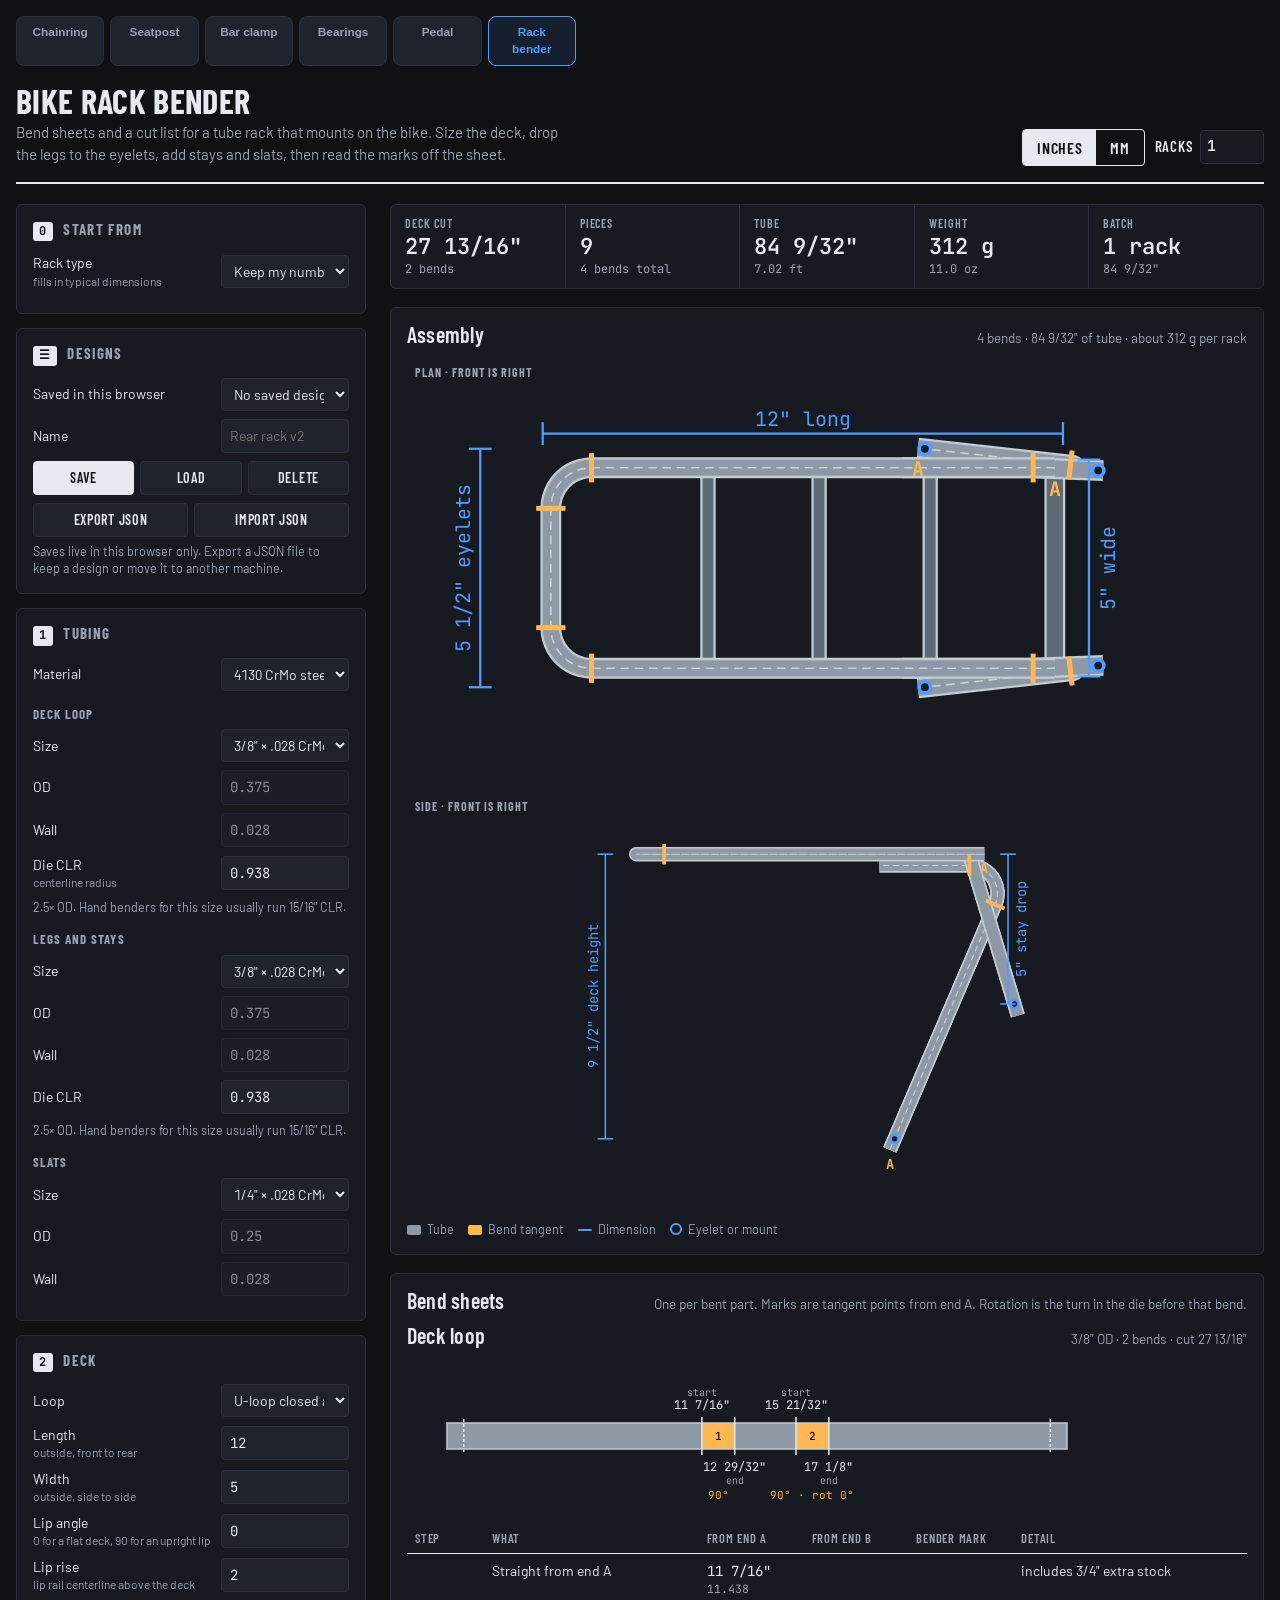
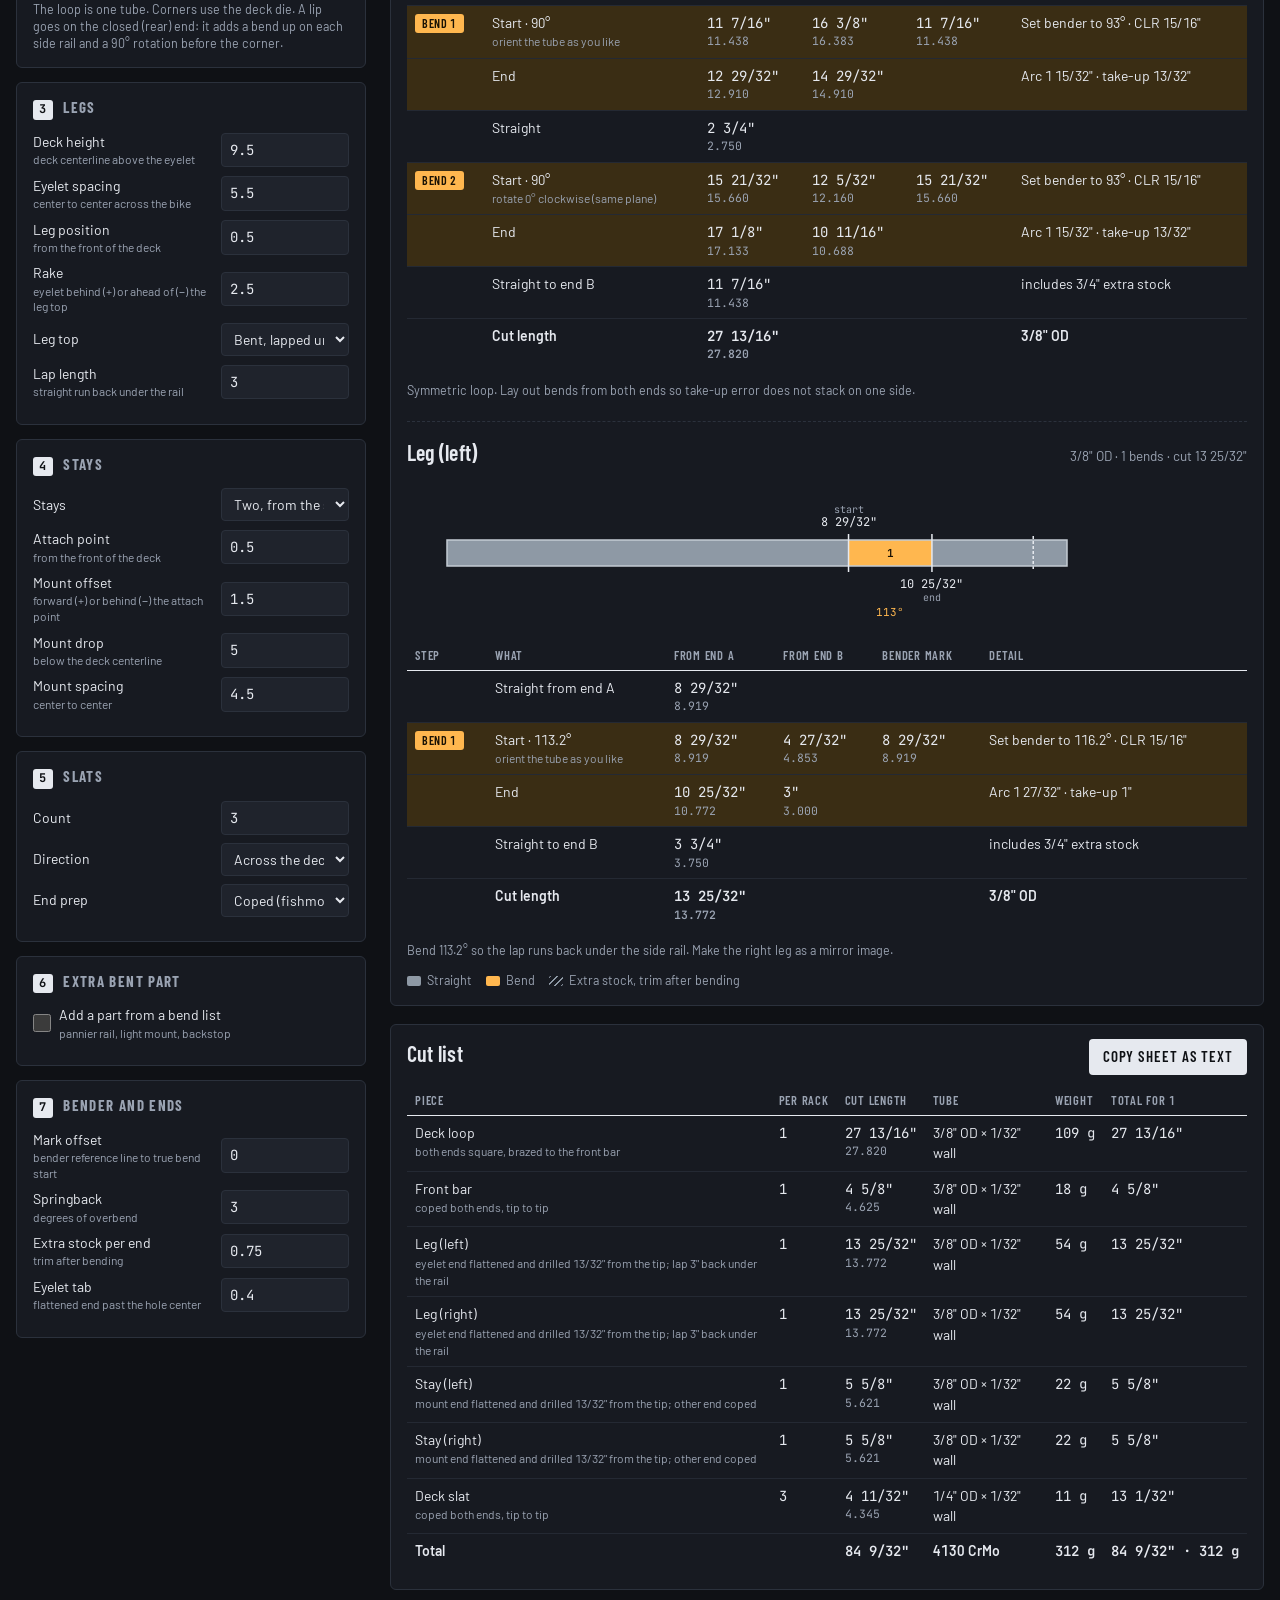
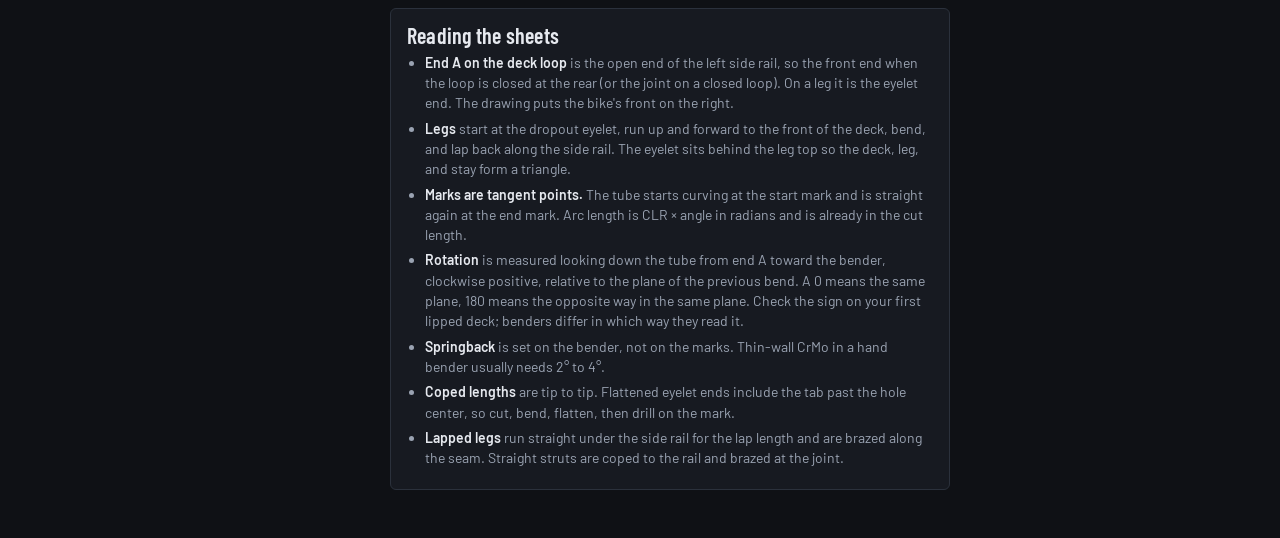
<file: public/rack-bender.html>
<!doctype html>
<html lang="en">
<head>
  <meta charset="utf-8" />
  <meta name="viewport" content="width=device-width, initial-scale=1" />
  <title>Bike Rack Bender</title>
  <link rel="icon" href="data:image/svg+xml,<svg xmlns='http://www.w3.org/2000/svg' viewBox='0 0 100 100'><text y='.9em' font-size='90'>🧰</text></svg>" />
<link rel="preconnect" href="https://fonts.googleapis.com">
<link rel="preconnect" href="https://fonts.gstatic.com" crossorigin>
<link rel="stylesheet" href="https://fonts.googleapis.com/css2?family=Barlow+Condensed:wght@500;600;700&family=Barlow:wght@400;500;600&family=JetBrains+Mono:wght@400;600&display=swap">
<style>
:root{
  color-scheme:dark;
  --bg:#0f1115; --panel:#171a21; --panel-2:#1f232c; --ink:#e6e9ef; --muted:#9aa3b2; --line:#2b313c; --line-2:#242933;
  --steel:#8E99A5; --steel-edge:#C3CBD3; --center:#F0F3F6; --steel-2:#5F6973;
  --accent:#ffb74f; --accent-soft:#3a2d14; --accent-ink:#1a1204;
  --dim:#4f9dff; --ok:#6bd98a; --warn:#ffb74f; --warn-soft:#3a2d14; --bad:#ff6b6b; --bad-soft:#3e1d1a;
  --focus:#4f9dff;
  --display:"Barlow Condensed","Arial Narrow","Helvetica Neue",Arial,sans-serif;
  --body:"Barlow","Helvetica Neue",Arial,sans-serif;
  --mono:"JetBrains Mono","SFMono-Regular",Menlo,Consolas,monospace;
}
*{box-sizing:border-box}
[hidden]{display:none!important}
body{margin:0;background:var(--bg);color:var(--ink);font-family:var(--body);font-size:15px;line-height:1.45}
.app{max-width:1320px;margin:0 auto;padding-block:16px 48px;padding-inline:16px}
.nav{display:flex;flex-wrap:wrap;gap:6px;margin:0 0 18px;max-width:560px}
.nav a{flex:1;text-align:center;text-decoration:none;font-size:.74rem;font-weight:600;color:var(--muted);background:var(--panel-2);border:1px solid var(--line);border-radius:8px;padding:7px 8px;font-family:-apple-system,BlinkMacSystemFont,"Segoe UI",Roboto,Helvetica,Arial,sans-serif;transition:color .15s,border-color .15s}
.nav a:hover{color:var(--ink)}
.nav a.active{color:var(--dim);border-color:var(--dim);background:rgba(79,157,255,.1)}
h1,h2,h3{font-family:var(--display);text-wrap:balance;margin:0;letter-spacing:.01em}
h1{font-size:34px;font-weight:700;line-height:1;text-transform:uppercase}
h2{font-size:15px;font-weight:700;text-transform:uppercase;letter-spacing:.09em;color:var(--muted)}
h3{font-size:22px;font-weight:600;line-height:1.1}
h4{font-family:var(--display);font-size:13px;font-weight:700;text-transform:uppercase;letter-spacing:.08em;color:var(--muted);margin:14px 0 6px}
p{margin:0}
button,input,select{font:inherit;color:inherit}
:focus-visible{outline:2px solid var(--focus);outline-offset:2px}

header.top{display:flex;flex-wrap:wrap;align-items:flex-end;justify-content:space-between;gap:16px;padding-bottom:16px;border-bottom:2px solid var(--ink);margin-bottom:20px}
header.top .sub{color:var(--muted);margin-top:4px;max-width:70ch}
.topctl{display:flex;flex-wrap:wrap;gap:10px;align-items:center}
.seg{display:inline-flex;border:1.5px solid var(--ink);border-radius:4px;overflow:hidden}
.seg button{background:transparent;border:0;padding:6px 14px;font-family:var(--display);font-weight:600;font-size:16px;letter-spacing:.04em;text-transform:uppercase;cursor:pointer}
.seg button[aria-pressed="true"]{background:var(--ink);color:var(--bg)}
.qty{display:flex;align-items:center;gap:6px;font-family:var(--display);text-transform:uppercase;letter-spacing:.06em;font-weight:600}
.qty input{width:64px;background:var(--panel);border:1px solid var(--line);border-radius:4px;padding:5px 6px;font-family:var(--mono)}

.grid{display:grid;grid-template-columns:350px minmax(0,1fr);gap:24px;align-items:start}
@media (max-width:880px){.grid{grid-template-columns:1fr}}
aside{display:flex;flex-direction:column;gap:14px}
section.card{background:var(--panel);border:1px solid var(--line);border-radius:6px;padding:14px 16px 16px}
section.card h2{display:flex;align-items:baseline;gap:10px;margin-bottom:12px}
section.card h2 .n{font-family:var(--mono);font-size:12px;background:var(--ink);color:var(--bg);padding:1px 6px;border-radius:3px}
.field{display:grid;grid-template-columns:1fr 128px;align-items:center;gap:8px;margin-bottom:8px}
.field label{font-size:14px;color:var(--ink)}
.field label small{display:block;color:var(--muted);font-size:12px;line-height:1.3}
.field input,.field select{width:100%;background:var(--panel-2);border:1px solid var(--line);border-radius:4px;padding:6px 8px;font-family:var(--mono);font-size:14px;font-variant-numeric:tabular-nums}
.field select{font-family:var(--body)}
.field input:disabled{opacity:.55}
.field.check{grid-template-columns:auto 1fr;justify-content:start}
.field.check input{width:18px;height:18px;margin:0}
.hint{font-size:12.5px;color:var(--muted);margin-top:6px;line-height:1.35}
.hint.warn{color:var(--warn)}
.hint.bad{color:var(--bad)}

table.mini{width:100%;border-collapse:collapse;font-size:13px;margin-top:4px}
table.mini th{font-family:var(--display);text-transform:uppercase;letter-spacing:.06em;font-weight:600;font-size:12px;color:var(--muted);text-align:left;padding:2px 4px}
table.mini td{padding:3px 4px;vertical-align:middle}
table.mini input,table.mini select{width:100%;background:var(--panel-2);border:1px solid var(--line);border-radius:4px;padding:5px 6px;font-family:var(--mono);font-size:13px}
.btnrow{display:flex;gap:6px;margin-top:8px}
.btnrow .sm{flex:1;background:var(--panel-2);border:1px solid var(--line);border-radius:4px;padding:6px 8px;cursor:pointer;font-family:var(--display);font-weight:600;font-size:14px;letter-spacing:.05em;text-transform:uppercase;color:var(--ink)}
.btnrow .sm:hover{border-color:var(--ink)}
.btnrow .sm.primary{background:var(--ink);color:var(--bg);border-color:var(--ink)}
.field input[type="text"]{font-family:var(--body)}
.rm{background:transparent;border:1px solid var(--line);border-radius:4px;width:28px;height:28px;cursor:pointer;color:var(--muted);line-height:1}
.rm:hover{color:var(--bad);border-color:var(--bad)}
.add{margin-top:8px;background:transparent;border:1.5px dashed var(--line);border-radius:4px;padding:6px 10px;width:100%;cursor:pointer;color:var(--muted);font-family:var(--display);text-transform:uppercase;letter-spacing:.06em;font-weight:600}
.add:hover{color:var(--ink);border-color:var(--ink)}

main{display:flex;flex-direction:column;gap:18px;min-width:0}
.alerts{display:flex;flex-direction:column;gap:8px}
.alerts:empty{display:none}
.alert{border-left:4px solid var(--warn);background:var(--warn-soft);padding:8px 12px;border-radius:0 4px 4px 0;font-size:14px}
.alert.bad{border-color:var(--bad);background:var(--bad-soft)}
.stats{display:grid;grid-template-columns:repeat(auto-fit,minmax(150px,1fr));gap:1px;background:var(--line);border:1px solid var(--line);border-radius:6px;overflow:hidden}
.stat{background:var(--panel);padding:10px 14px}
.stat .k{font-family:var(--display);text-transform:uppercase;letter-spacing:.08em;font-size:12px;color:var(--muted);font-weight:600}
.stat .v{font-family:var(--mono);font-size:22px;font-weight:600;font-variant-numeric:tabular-nums;line-height:1.2;margin-top:2px}
.stat .s{font-size:12px;color:var(--muted);font-family:var(--mono)}

.panel{background:var(--panel);border:1px solid var(--line);border-radius:6px;padding:14px 16px 16px}
.panel .head{display:flex;flex-wrap:wrap;align-items:baseline;justify-content:space-between;gap:8px 16px;margin-bottom:10px}
.panel .head p{color:var(--muted);font-size:13.5px}
.views{display:grid;grid-template-columns:1fr;gap:14px}
.view{position:relative}
.view .tag{position:absolute;left:8px;top:6px;font-family:var(--display);font-weight:700;text-transform:uppercase;letter-spacing:.08em;font-size:12px;color:var(--muted)}
.view svg{width:100%;height:auto;max-height:420px;display:block;margin:0 auto}
.scroll{overflow-x:auto;padding-bottom:4px}
.layout svg{display:block;height:auto}
.legend{display:flex;flex-wrap:wrap;gap:14px;font-size:12.5px;color:var(--muted);margin-top:8px}
.legend span::before{content:"";display:inline-block;width:14px;height:10px;margin-right:6px;vertical-align:-1px;border-radius:2px;background:var(--steel)}
.legend span.b::before{background:var(--accent)}
.legend span.x::before{background:repeating-linear-gradient(135deg,var(--steel) 0 2px,transparent 2px 5px)}
.legend span.d::before{background:var(--dim);height:2px;vertical-align:3px}
.legend span.m::before{background:transparent;border:2px solid var(--dim);border-radius:50%;width:8px;height:8px}

table.sheet{width:100%;border-collapse:collapse;font-size:14px;font-variant-numeric:tabular-nums}
table.sheet th{font-family:var(--display);text-transform:uppercase;letter-spacing:.06em;font-weight:600;font-size:12.5px;color:var(--muted);text-align:left;padding:6px 8px;border-bottom:1.5px solid var(--ink);white-space:nowrap}
table.sheet td{padding:7px 8px;border-bottom:1px solid var(--line-2);vertical-align:top}
table.sheet td.n{font-family:var(--mono);white-space:nowrap}
table.sheet td.n small{display:block;color:var(--muted);font-size:11.5px}
table.sheet td small.sub{display:block;color:var(--muted);font-size:12px}
table.sheet tr.bend td{background:var(--accent-soft)}
table.sheet td .pill{display:inline-block;font-family:var(--display);font-weight:600;letter-spacing:.05em;text-transform:uppercase;font-size:12px;padding:1px 7px;border-radius:3px;background:var(--accent);color:var(--accent-ink)}
table.sheet tfoot td{font-weight:600;border-top:1.5px solid var(--ink);border-bottom:0}
.copy{background:var(--ink);color:var(--bg);border:0;border-radius:4px;padding:7px 14px;font-family:var(--display);text-transform:uppercase;letter-spacing:.06em;font-weight:600;font-size:15px;cursor:pointer}
.copy:hover{opacity:.9}
.notes{font-size:14px;color:var(--muted);max-width:70ch}
.notes ul{margin:6px 0 0;padding-left:18px}
.notes li{margin-bottom:5px}
.notes b{color:var(--ink);font-weight:600}
.sheetblock+.sheetblock{margin-top:22px;padding-top:18px;border-top:1px dashed var(--line)}
</style>
</head>
<body>
<div class="app">
  <nav class="nav">
    <a href="/index.html">Chainring</a>
    <a href="/seatpost-gauge.html">Seatpost</a>
    <a href="/handlebar-gauge.html">Bar clamp</a>
    <a href="/ball-gauge.html">Bearings</a>
    <a href="/pedal-gauge.html">Pedal</a>
    <a href="/rack-bender.html" class="active">Rack bender</a>
  </nav>
  <header class="top">
    <div>
      <h1>Bike Rack Bender</h1>
      <p class="sub">Bend sheets and a cut list for a tube rack that mounts on the bike. Size the deck, drop the legs to the eyelets, add stays and slats, then read the marks off the sheet.</p>
    </div>
    <div class="topctl">
      <div class="seg" role="group" aria-label="Units">
        <button type="button" id="unit-in" aria-pressed="true">inches</button>
        <button type="button" id="unit-mm" aria-pressed="false">mm</button>
      </div>
      <label class="qty" for="qty">Racks <input type="number" id="qty" min="1" step="1" value="1" data-bind="qty" data-kind="int"></label>
    </div>
  </header>

  <div class="grid">
    <aside>
      <section class="card">
        <h2><span class="n">0</span> Start from</h2>
        <div class="field"><label for="preset">Rack type <small>fills in typical dimensions</small></label>
          <select id="preset"><option value="">Keep my numbers</option><option value="rear">Rear pannier rack</option><option value="porteur">Front porteur rack</option><option value="rando">Front rando rack</option></select></div>
      </section>

      <section class="card">
        <h2><span class="n">&#9776;</span> Designs</h2>
        <div class="field"><label for="design-list">Saved in this browser</label><select id="design-list"></select></div>
        <div class="field"><label for="design-name">Name</label><input type="text" id="design-name" placeholder="Rear rack v2"></div>
        <div class="btnrow">
          <button type="button" class="sm primary" id="design-save">Save</button>
          <button type="button" class="sm" id="design-load">Load</button>
          <button type="button" class="sm" id="design-delete">Delete</button>
        </div>
        <div class="btnrow">
          <button type="button" class="sm" id="design-export">Export JSON</button>
          <button type="button" class="sm" id="design-import">Import JSON</button>
          <input type="file" id="design-file" accept="application/json,.json" hidden>
        </div>
        <p class="hint" id="design-status">Saves live in this browser only. Export a JSON file to keep a design or move it to another machine.</p>
      </section>

      <section class="card">
        <h2><span class="n">1</span> Tubing</h2>
        <div class="field"><label for="material">Material</label>
          <select id="material" data-bind="material" data-kind="str"><option value="crmo">4130 CrMo steel</option><option value="stainless">Stainless</option><option value="ti">Titanium</option><option value="alu">Aluminum</option></select></div>
        <h4>Deck loop</h4>
        <div class="field"><label for="deck-tube">Size</label><select id="deck-tube" data-tube="deck"></select></div>
        <div class="field"><label for="deck-od">OD</label><input type="number" id="deck-od" step="any" min="0" data-bind="deck.od" data-kind="len"></div>
        <div class="field"><label for="deck-wall">Wall</label><input type="number" id="deck-wall" step="any" min="0" data-bind="deck.wall" data-kind="len"></div>
        <div class="field"><label for="deck-clr">Die CLR <small>centerline radius</small></label><input type="number" id="deck-clr" step="any" min="0" data-bind="deck.clr" data-kind="len"></div>
        <p class="hint" id="deck-clr-hint"></p>
        <h4>Legs and stays</h4>
        <div class="field"><label for="leg-tube">Size</label><select id="leg-tube" data-tube="leg"></select></div>
        <div class="field"><label for="leg-od">OD</label><input type="number" id="leg-od" step="any" min="0" data-bind="leg.od" data-kind="len"></div>
        <div class="field"><label for="leg-wall">Wall</label><input type="number" id="leg-wall" step="any" min="0" data-bind="leg.wall" data-kind="len"></div>
        <div class="field"><label for="leg-clr">Die CLR</label><input type="number" id="leg-clr" step="any" min="0" data-bind="leg.clr" data-kind="len"></div>
        <p class="hint" id="leg-clr-hint"></p>
        <h4>Slats</h4>
        <div class="field"><label for="slat-tube">Size</label><select id="slat-tube" data-tube="slat"></select></div>
        <div class="field"><label for="slat-od">OD</label><input type="number" id="slat-od" step="any" min="0" data-bind="slat.od" data-kind="len"></div>
        <div class="field"><label for="slat-wall">Wall</label><input type="number" id="slat-wall" step="any" min="0" data-bind="slat.wall" data-kind="len"></div>
      </section>

      <section class="card">
        <h2><span class="n">2</span> Deck</h2>
        <div class="field"><label for="style">Loop</label>
          <select id="style" data-bind="style" data-kind="str"><option value="u-rear">U-loop closed at the rear, bar across the front</option><option value="u-front">U-loop closed at the front, bar across the rear</option><option value="closed">Closed loop, joined at one end</option></select></div>
        <div class="field"><label for="L">Length <small>outside, front to rear</small></label><input type="number" id="L" step="any" min="0" data-bind="L" data-kind="len"></div>
        <div class="field"><label for="W">Width <small>outside, side to side</small></label><input type="number" id="W" step="any" min="0" data-bind="W" data-kind="len"></div>
        <div class="field" id="f-lipEnd"><label for="lipEnd">Lip end</label>
          <select id="lipEnd" data-bind="lipEnd" data-kind="str"><option value="rear">Rear (backstop)</option><option value="front">Front</option></select></div>
        <div class="field"><label for="lipA">Lip angle <small>0 for a flat deck, 90 for an upright lip</small></label><input type="number" id="lipA" step="1" min="0" max="120" data-bind="lipA" data-kind="num"></div>
        <div class="field"><label for="lipH">Lip rise <small>lip rail centerline above the deck</small></label><input type="number" id="lipH" step="any" min="0" data-bind="lipH" data-kind="len"></div>
        <p class="hint" id="lip-hint">The loop is one tube. Corners use the deck die. A lip goes on the closed end of a U-loop: it adds a bend up on each side rail and a 90° rotation before the corner.</p>
      </section>

      <section class="card">
        <h2><span class="n">3</span> Legs</h2>
        <div class="field"><label for="legH">Deck height <small>deck centerline above the eyelet</small></label><input type="number" id="legH" step="any" min="0" data-bind="legH" data-kind="len"></div>
        <div class="field"><label for="eyelet">Eyelet spacing <small>center to center across the bike</small></label><input type="number" id="eyelet" step="any" min="0" data-bind="eyelet" data-kind="len"></div>
        <div class="field"><label for="legPos">Leg position <small>from the front of the deck</small></label><input type="number" id="legPos" step="any" min="0" data-bind="legPos" data-kind="len"></div>
        <div class="field"><label for="legRake">Rake <small>eyelet behind (+) or ahead of (−) the leg top</small></label><input type="number" id="legRake" step="any" data-bind="legRake" data-kind="len"></div>
        <div class="field"><label for="legTop">Leg top</label>
          <select id="legTop" data-bind="legTop" data-kind="str"><option value="bent">Bent, lapped under the side rail</option><option value="straight">Straight strut, coped to the rail</option></select></div>
        <div class="field" id="f-overlap"><label for="overlap">Lap length <small>straight run back under the rail</small></label><input type="number" id="overlap" step="any" min="0" data-bind="overlap" data-kind="len"></div>
      </section>

      <section class="card">
        <h2><span class="n">4</span> Stays</h2>
        <div class="field"><label for="stayMode">Stays</label>
          <select id="stayMode" data-bind="stayMode" data-kind="str"><option value="none">None</option><option value="sides">Two, from the side rails</option><option value="front">One, from the front rail center</option><option value="rear">One, from the rear center</option></select></div>
        <div class="field" id="f-stayPos"><label for="stayPos">Attach point <small>from the front of the deck</small></label><input type="number" id="stayPos" step="any" min="0" data-bind="stayPos" data-kind="len"></div>
        <div class="field" id="f-stayFx"><label for="stayFx">Mount offset <small>forward (+) or behind (−) the attach point</small></label><input type="number" id="stayFx" step="any" data-bind="stayFx" data-kind="len"></div>
        <div class="field" id="f-stayDrop"><label for="stayDrop">Mount drop <small>below the deck centerline</small></label><input type="number" id="stayDrop" step="any" data-bind="stayDrop" data-kind="len"></div>
        <div class="field" id="f-staySpacing"><label for="staySpacing">Mount spacing <small>center to center</small></label><input type="number" id="staySpacing" step="any" min="0" data-bind="staySpacing" data-kind="len"></div>
      </section>

      <section class="card">
        <h2><span class="n">5</span> Slats</h2>
        <div class="field"><label for="slatN">Count</label><input type="number" id="slatN" step="1" min="0" max="20" data-bind="slatN" data-kind="int"></div>
        <div class="field"><label for="slatDir">Direction</label>
          <select id="slatDir" data-bind="slatDir" data-kind="str"><option value="across">Across the deck</option><option value="along">Lengthwise</option></select></div>
        <div class="field"><label for="slatPrep">End prep</label>
          <select id="slatPrep" data-bind="slatPrep" data-kind="str"><option value="cope">Coped (fishmouth)</option><option value="butt">Square cut</option></select></div>
      </section>

      <section class="card">
        <h2><span class="n">6</span> Extra bent part</h2>
        <div class="field check"><input type="checkbox" id="customOn" data-bind="customOn" data-kind="bool"><label for="customOn">Add a part from a bend list <small>pannier rail, light mount, backstop</small></label></div>
        <div id="custom-wrap">
          <table class="mini" id="custom-table">
            <thead><tr><th>#</th><th>Straight</th><th>Bend°</th><th>Rot°</th><th></th></tr></thead>
            <tbody></tbody>
          </table>
          <button type="button" class="add" id="add-seg">+ Add straight + bend</button>
          <p class="hint">Distance, angle, rotation from end A. Rotation is how far you turn the tube in the die before the bend, clockwise looking from end A. Uses the deck tube and die.</p>
        </div>
      </section>

      <section class="card">
        <h2><span class="n">7</span> Bender and ends</h2>
        <div class="field"><label for="offset">Mark offset <small>bender reference line to true bend start</small></label><input type="number" id="offset" step="any" data-bind="offset" data-kind="len"></div>
        <div class="field"><label for="overbend">Springback <small>degrees of overbend</small></label><input type="number" id="overbend" step="any" min="0" data-bind="overbend" data-kind="num"></div>
        <div class="field"><label for="extra">Extra stock per end <small>trim after bending</small></label><input type="number" id="extra" step="any" min="0" data-bind="extra" data-kind="len"></div>
        <div class="field"><label for="tab">Eyelet tab <small>flattened end past the hole center</small></label><input type="number" id="tab" step="any" min="0" data-bind="tab" data-kind="len"></div>
      </section>
    </aside>

    <main>
      <div class="alerts" id="alerts"></div>
      <div class="stats" id="stats"></div>

      <div class="panel">
        <div class="head"><h3>Assembly</h3><p id="draw-sub"></p></div>
        <div class="views">
          <div class="view"><span class="tag">Plan · front is right</span><div id="view-plan"></div></div>
          <div class="view"><span class="tag">Side · front is right</span><div id="view-side"></div></div>
        </div>
        <div class="legend"><span>Tube</span><span class="b">Bend tangent</span><span class="d">Dimension</span><span class="m">Eyelet or mount</span></div>
      </div>

      <div class="panel">
        <div class="head"><h3>Bend sheets</h3><p>One per bent part. Marks are tangent points from end A. Rotation is the turn in the die before that bend.</p></div>
        <div id="sheets"></div>
        <div class="legend" style="margin-top:12px"><span>Straight</span><span class="b">Bend</span><span class="x">Extra stock, trim after bending</span></div>
      </div>

      <div class="panel">
        <div class="head"><h3>Cut list</h3><button type="button" class="copy" id="copy">Copy sheet as text</button></div>
        <div class="scroll"><table class="sheet" id="cut-table"></table></div>
      </div>

      <div class="panel notes">
        <h3 style="color:var(--ink);margin-bottom:6px">Reading the sheets</h3>
        <ul>
          <li><b>End A on the deck loop</b> is the open end of the left side rail, so the front end when the loop is closed at the rear (or the joint on a closed loop). On a leg it is the eyelet end. The drawing puts the bike's front on the right.</li>
          <li><b>Legs</b> start at the dropout eyelet, run up and forward to the front of the deck, bend, and lap back along the side rail. The eyelet sits behind the leg top so the deck, leg, and stay form a triangle.</li>
          <li><b>Marks are tangent points.</b> The tube starts curving at the start mark and is straight again at the end mark. Arc length is CLR × angle in radians and is already in the cut length.</li>
          <li><b>Rotation</b> is measured looking down the tube from end A toward the bender, clockwise positive, relative to the plane of the previous bend. A 0 means the same plane, 180 means the opposite way in the same plane. Check the sign on your first lipped deck; benders differ in which way they read it.</li>
          <li><b>Springback</b> is set on the bender, not on the marks. Thin-wall CrMo in a hand bender usually needs 2° to 4°.</li>
          <li><b>Coped lengths</b> are tip to tip. Flattened eyelet ends include the tab past the hole center, so cut, bend, flatten, then drill on the mark.</li>
          <li><b>Lapped legs</b> run straight under the side rail for the lap length and are brazed along the seam. Straight struts are coped to the rail and brazed at the joint.</li>
        </ul>
      </div>
    </main>
  </div>
</div>

<script>
(function(){
const IN=25.4, PI=Math.PI;
const PRESETS=[
  {id:'c250-028', name:'1/4" × .028 CrMo',      od:0.25,    wall:0.028, clr:0.5625},
  {id:'c3125-028',name:'5/16" × .028 CrMo',     od:0.3125,  wall:0.028, clr:0.6875},
  {id:'c375-028', name:'3/8" × .028 CrMo',      od:0.375,   wall:0.028, clr:0.9375},
  {id:'c375-035', name:'3/8" × .035 CrMo',      od:0.375,   wall:0.035, clr:0.9375},
  {id:'c4375-035',name:'7/16" × .035 CrMo',     od:0.4375,  wall:0.035, clr:1.25},
  {id:'c500-035', name:'1/2" × .035 CrMo',      od:0.5,     wall:0.035, clr:1.5},
  {id:'m6',       name:'6 mm × 0.8 mm',         od:6/IN,    wall:0.8/IN, clr:0.5},
  {id:'m8',       name:'8 mm × 0.9 mm',         od:8/IN,    wall:0.9/IN, clr:0.75},
  {id:'m10',      name:'10 mm × 1.0 mm',        od:10/IN,   wall:1/IN,   clr:1.0},
  {id:'m12',      name:'12 mm × 1.0 mm',        od:12/IN,   wall:1/IN,   clr:1.5},
  {id:'r1875',    name:'3/16" solid rod',       od:0.1875,  wall:0.09375, clr:0.5},
  {id:'r250',     name:'1/4" solid rod',        od:0.25,    wall:0.125,  clr:0.5625},
  {id:'custom',   name:'Custom size',           od:0.375,   wall:0.028, clr:0.9375},
];
const DENSITY={crmo:0.2836, stainless:0.289, ti:0.163, alu:0.0975}; // lb per cubic inch
const MAT_NAME={crmo:'4130 CrMo', stainless:'Stainless', ti:'Titanium', alu:'Aluminum'};

const DEFAULTS={
  unit:'in', qty:1, material:'crmo',
  deck:{tube:'c375-028', od:0.375, wall:0.028, clr:0.9375},
  leg:{tube:'c375-028', od:0.375, wall:0.028, clr:0.9375},
  slat:{tube:'c250-028', od:0.25, wall:0.028},
  style:'u-rear', lipEnd:'rear', L:12, W:5, lipA:0, lipH:2,
  legH:9.5, eyelet:5.5, legPos:0.5, legRake:2.5, legTop:'bent', overlap:3,
  stayMode:'sides', stayPos:0.5, stayFx:1.5, stayDrop:5, staySpacing:4.5,
  slatN:3, slatDir:'across', slatPrep:'cope',
  customOn:false, custom:[{s:6,a:90,rot:0},{s:10,a:90,rot:0},{s:6,a:0,rot:0}],
  offset:0, overbend:3, extra:0.75, tab:0.4,
};
const RACK_PRESETS={
  rear:   {style:'u-rear', lipEnd:'rear', L:12, W:5,  lipA:0,  lipH:1,    legH:9.5, eyelet:5.5,  legPos:0.5, legRake:2.5, legTop:'bent', overlap:3, stayMode:'sides', stayPos:0.5, stayFx:1.5, stayDrop:5,  staySpacing:4.5, slatN:3, slatDir:'across'},
  porteur:{style:'u-rear', lipEnd:'rear', L:13, W:12, lipA:90, lipH:2.25, legH:7,   eyelet:4.25, legPos:0.5, legRake:5,   legTop:'bent', overlap:3, stayMode:'rear',  stayPos:0.5, stayFx:0,   stayDrop:3,  staySpacing:0,   slatN:3, slatDir:'along'},
  rando:  {style:'u-rear', lipEnd:'rear', L:8,  W:8,  lipA:90, lipH:2,    legH:6,   eyelet:4.25, legPos:0.5, legRake:3,   legTop:'bent', overlap:2, stayMode:'rear',  stayPos:0.5, stayFx:0,   stayDrop:2.5, staySpacing:0,  slatN:2, slatDir:'across'},
};
let S=JSON.parse(JSON.stringify(DEFAULTS));
try{ const saved=JSON.parse(localStorage.getItem('brb3-state')||'null'); if(saved&&typeof saved==='object'){ S=Object.assign(S,saved); ['deck','leg','slat'].forEach(k=>S[k]=Object.assign({},DEFAULTS[k],saved[k]||{})); if(!['u-rear','u-front','closed'].includes(S.style)) S.style='u-rear'; } }catch(e){}
function save(){ try{ localStorage.setItem('brb3-state',JSON.stringify(S)); }catch(e){} }

const $=id=>document.getElementById(id);
const toDisp=v=>S.unit==='mm'?v*IN:v, fromDisp=v=>S.unit==='mm'?v/IN:v;
function gcd(a,b){return b?gcd(b,a%b):a;}
function fmt(v){
  if(!isFinite(v)) return '—';
  if(S.unit==='mm') return (v*IN).toFixed(1)+' mm';
  const neg=v<0, a=Math.abs(v); let whole=Math.floor(a), f=Math.round((a-whole)*32); if(f===32){whole++;f=0;}
  let s; if(f){const g=gcd(f,32); s=(whole?whole+' ':'')+(f/g)+'/'+(32/g);} else s=String(whole);
  return (neg?'−':'')+s+'"';
}
function dec(v){ if(!isFinite(v)) return '—'; return S.unit==='mm'?(v*IN).toFixed(1):v.toFixed(3); }
function dispInput(v){ return S.unit==='mm'?String(+(v*IN).toFixed(1)):String(+v.toFixed(3)); }
function grams(lb){ return lb*453.592; }
function wt(lb){ const g=grams(lb); return g>=1000?(g/1000).toFixed(2)+' kg':Math.round(g)+' g'; }
function lenBoth(v){ return `<td class="n">${fmt(v)}<small>${dec(v)}</small></td>`; }
function esc(s){return String(s).replace(/[&<>"]/g,c=>({'&':'&amp;','<':'&lt;','>':'&gt;','"':'&quot;'}[c]));}
function get(path){ return path.split('.').reduce((o,k)=>o[k],S); }
function set(path,v){ const ks=path.split('.'); let o=S; for(let i=0;i<ks.length-1;i++) o=o[ks[i]]; o[ks[ks.length-1]]=v; }

/* ---------- vectors ---------- */
const add=(a,b)=>[a[0]+b[0],a[1]+b[1],a[2]+b[2]], sub=(a,b)=>[a[0]-b[0],a[1]-b[1],a[2]-b[2]], mul=(a,k)=>[a[0]*k,a[1]*k,a[2]*k];
const dot=(a,b)=>a[0]*b[0]+a[1]*b[1]+a[2]*b[2], cross=(a,b)=>[a[1]*b[2]-a[2]*b[1],a[2]*b[0]-a[0]*b[2],a[0]*b[1]-a[1]*b[0]];
const len=a=>Math.sqrt(dot(a,a)), norm=a=>{const l=len(a);return l>1e-12?mul(a,1/l):[0,0,0];};
function rotAbout(v,k,ang){ const c=Math.cos(ang), s=Math.sin(ang); return add(add(mul(v,c),mul(cross(k,v),s)),mul(k,dot(k,v)*(1-c))); }
const clamp=(v,a,b)=>Math.max(a,Math.min(b,v));

/* ---------- part tracing ----------
 part: {name, od, start:[x,y,z], h:[dir], segs:[{s}|{bend:{R, to:[dir]}|{R, a, rot}}], X0, X1, sheetNote}
 returns geometry (sampled 3D polyline, tangent events) and the bend sheet (rows, total) */
function trace(part){
  let p=part.start.slice(), h=norm(part.h), uRef=null, pos=part.X0||0;
  const pts=[p.slice()], ev=[], rows=[], rawStraights=[];
  const S0=part.segs;
  let firstBend=true;
  for(let i=0;i<S0.length;i++){
    const sg=S0[i];
    if(sg.bend===undefined){
      let s=sg.s; let raw=s;
      if(i===0) raw+=part.X0||0; if(i===S0.length-1) raw+=part.X1||0;
      rows.push({type:'straight',len:raw,neg:s<0});
      p=add(p,mul(h,Math.max(0,s))); pts.push(p.slice()); pos+=Math.max(0,s);
      continue;
    }
    const b=sg.bend, R=b.R; let th,u,rot;
    if(b.to){
      const t=norm(b.to); th=Math.acos(clamp(dot(h,t),-1,1)); u=norm(sub(t,mul(h,Math.cos(th))));
      if(th<1e-6){ continue; }
      if(uRef===null){ rot=0; } else { rot=Math.atan2(dot(cross(uRef,u),h),dot(uRef,u)); }
    } else {
      th=b.a*PI/180; rot=(b.rot||0)*PI/180;
      if(uRef===null){ uRef=norm(sub([0,0,1],mul(h,h[2]))); if(len(uRef)<1e-6) uRef=[1,0,0]; }
      u=norm(rotAbout(uRef,h,rot));
      if(th<1e-6){ uRef=u; continue; }
    }
    const arc=R*th, start=pos, end=pos+arc;
    ev.push({pt:p.slice(),h:h.slice()});
    for(let k=1;k<=12;k++){ const t=th*k/12; pts.push(add(p,add(mul(h,R*Math.sin(t)),mul(u,R*(1-Math.cos(t)))))); }
    const h2=add(mul(h,Math.cos(th)),mul(u,Math.sin(th)));
    uRef=add(mul(h,-Math.sin(th)),mul(u,Math.cos(th)));
    p=pts[pts.length-1].slice(); h=norm(h2);
    ev.push({pt:p.slice(),h:h.slice()});
    rows.push({type:'bend',a:th*180/PI,R,rot:rot*180/PI,arc,start,end,gain:2*R*Math.tan(th/2)-arc});
    pos=end;
  }
  return {pts,ev,rows,total:pos,end:p,endH:h};
}

/* ---------- build the rack ---------- */
function saddle(D,c){ return c>=D?D/2:D/2-Math.sqrt(Math.max(0,(D/2)**2-(c/2)**2)); }
function areaOf(t){ return PI/4*(t.od*t.od-Math.max(0,t.od-2*t.wall)**2); }

function build(){
  const errs=[], warns=[], parts=[], mounts=[], cuts=[];
  const d=S.deck.od, R=S.deck.clr, Lc=S.L-d, Wc=S.W-d, X=Math.max(0,S.extra);
  const dens=DENSITY[S.material];
  const lbIn={deck:areaOf(S.deck)*dens, leg:areaOf(S.leg)*dens, slat:areaOf(S.slat)*dens};
  const a=S.lipA*PI/180, hasLip=S.lipA>0&&S.lipH>0;
  let s=0, lipX=R;
  if(hasLip){ s=(S.lipH-R*(1-Math.cos(a))-R*Math.sin(a))/Math.sin(a); lipX=R*Math.sin(a)+s*Math.cos(a)+R*Math.cos(a);
    if(s<0) errs.push(`Lip rise ${fmt(S.lipH)} is too small for a ${S.lipA}° lip on a ${fmt(R)} die. Minimum is ${fmt(R*(1-Math.cos(a))+R*Math.sin(a))}.`); }
  const front=Wc-2*R;
  if(front<0) errs.push(`Deck width ${fmt(S.W)} is too narrow for two corners on a ${fmt(R)} die. Minimum ${fmt(2*R+d)}.`);
  const isOpen=S.style!=='closed';
  // lipEnd: which end of the deck carries the closed (and possibly lipped) rail. Open loops put it on the closed end.
  const lipEnd = S.style==='u-rear' ? 'rear' : S.style==='u-front' ? 'front' : (S.lipEnd==='front'?'front':'rear');
  const f = lipEnd==='front' ? 1 : -1;                 // direction along the rails from the open/joint end toward the lip end
  const u2x = u => f>0 ? u : Lc-u;                      // local u (0 at open end) -> world x (0 at rear, front at +x)
  const sideStraight = isOpen ? Lc-lipX : Lc-R-lipX;
  if(sideStraight<0) errs.push(`Deck length ${fmt(S.L)} is too short for the corners${hasLip?' and lip':''}. Side rails come out ${fmt(sideStraight)}.`);
  const uRail0 = isOpen ? 0 : R, uRail1 = uRail0+sideStraight;   // straight side-rail span in local u
  const railX = [u2x(uRail0),u2x(uRail1)].sort((p,q)=>p-q);       // same span in world x
  const lipZ = hasLip?S.lipH:0;
  const endZ = {rear: lipEnd==='rear'?lipZ:0, front: lipEnd==='front'?lipZ:0};

  // deck loop, traced from the open (or joint) end, heading toward the lip end
  const segs=[];
  const leftSide=()=>{ segs.push({s:sideStraight}); if(hasLip){ segs.push({bend:{R,to:[f*Math.cos(a),0,Math.sin(a)]}}); segs.push({s}); } segs.push({bend:{R,to:[0,-1,0]}}); };
  const rightSide=()=>{ if(hasLip){ segs.push({bend:{R,to:[-f*Math.cos(a),0,-Math.sin(a)]}}); segs.push({s}); segs.push({bend:{R,to:[-f,0,0]}}); } else segs.push({bend:{R,to:[-f,0,0]}}); segs.push({s:sideStraight}); };
  let deck;
  if(isOpen){
    leftSide(); segs.push({s:front}); rightSide();
    deck={name:'Deck loop',od:d,start:[u2x(0),Wc/2,0],h:[f,0,0],segs,X0:X,X1:X,role:'deck',tube:'deck'};
  } else {
    segs.push({s:Wc/2-R}); segs.push({bend:{R,to:[f,0,0]}}); leftSide(); segs.push({s:front}); rightSide(); segs.push({bend:{R,to:[0,1,0]}}); segs.push({s:Wc/2-R});
    deck={name:'Deck loop',od:d,start:[u2x(0),0,0],h:[0,1,0],segs,X0:X,X1:X,role:'deck',tube:'deck'};
    if(Wc/2-R<0) errs.push('Deck width is too narrow for the corners at the joint end.');
  }
  deck.geo=trace(deck); deck.cut=deck.geo.total; deck.sheet=true; deck.weight=deck.cut*lbIn.deck;
  const openName = lipEnd==='front' ? 'rear' : 'front';
  deck.prep = isOpen ? `both ends square, brazed to the ${openName} bar` : `ends meet at the ${openName} center, sleeve or butt braze`;
  parts.push(deck);
  if(isOpen){
    const gap=Wc-d, L2=S.slatPrep==='cope'?gap+2*saddle(d,d):gap, bx=u2x(0);
    parts.push({name:openName==='front'?'Front bar':'Rear bar',od:d,role:'bar',tube:'deck',cut:L2,count:1,weight:L2*lbIn.deck,line:[[bx,-gap/2,0],[bx,gap/2,0]],prep:S.slatPrep==='cope'?`coped both ends, tip to tip`:'square cut, clear gap'});
  }
  // legs
  const c=S.leg.od, Rl=S.leg.clr, tab=Math.max(0,S.tab);
  const legNote=[];
  [1,-1].forEach((sign,idx)=>{
    const topX=Lc-S.legPos;                                   // leg top, measured back from the front of the deck
    const P=[topX-S.legRake, sign*S.eyelet/2, -S.legH];       // eyelet sits behind the leg top by the rake
    mounts.push({pt:P,r:c*0.35});
    if(S.legTop==='bent'){
      const A=[topX, sign*Wc/2, -(d+c)/2];                    // lap starts here and runs rearward
      let v=norm(sub(A,P)), beta=0, t=0, Vx=A;
      for(let k=0;k<30;k++){ beta=Math.acos(clamp(-v[0],-1,1)); t=Rl*Math.tan(beta/2); Vx=add(A,[t,0,0]); v=norm(sub(Vx,P)); }
      const legStraight=len(sub(Vx,P))-t;
      const part={name:idx===0?'Leg (left)':'Leg (right)',od:c,tube:'leg',role:'leg',start:sub(P,mul(v,tab)),h:v,segs:[{s:tab+legStraight},{bend:{R:Rl,to:[-1,0,0]}},{s:S.overlap}],X0:0,X1:X};
      part.geo=trace(part); part.cut=part.geo.total; part.weight=part.cut*lbIn.leg; part.sheet=idx===0;
      part.prep=`eyelet end flattened and drilled ${fmt(tab)} from the tip; lap ${fmt(S.overlap)} back under the rail`;
      if(legStraight<0) errs.push('Leg is too short to fit the bend. Raise the deck or move the eyelet.');
      if(idx===0){ legNote.push(`Bend ${(beta*180/PI).toFixed(1)}° so the lap runs back under the side rail. Make the right leg as a mirror image.`);
        if(topX>railX[1]+1e-9) warns.push(`Leg top sits ${fmt(topX-railX[1])} into the front corner. Move the legs back to ${fmt(Lc-railX[1])} or more from the front.`);
        else if(topX-S.overlap<railX[0]-1e-9) warns.push(`Leg lap runs ${fmt(railX[0]-(topX-S.overlap))} past the end of the straight side rail. Shorten the lap.`); }
      parts.push(part);
    } else {
      const Q=[topX, sign*Wc/2, 0];
      const dist=len(sub(Q,P)), v=norm(sub(Q,P));
      const cut=tab+dist-(d/2-saddle(d,c));
      const part={name:idx===0?'Leg (left)':'Leg (right)',od:c,tube:'leg',role:'leg',cut,weight:cut*lbIn.leg,line:[sub(P,mul(v,tab)),Q],prep:`eyelet end flattened and drilled ${fmt(tab)} from the tip; top coped to the rail`};
      parts.push(part);
      if(idx===0 && (topX>railX[1]||topX<railX[0])) warns.push('Leg attaches outside the straight side rail. Move the legs back.');
    }
  });
  // stays
  if(S.stayMode!=='none'){
    const list=[];
    if(S.stayMode==='sides'){ const sx=Lc-S.stayPos; [1,-1].forEach(sign=>list.push({Q:[sx,sign*Wc/2,0],M:[sx+S.stayFx,sign*S.staySpacing/2,-S.stayDrop]}));
      if(sx>railX[1]||sx<railX[0]) warns.push('Stays attach outside the straight side rail. Move them back from the front corner.'); }
    else if(S.stayMode==='front') list.push({Q:[Lc,0,endZ.front],M:[Lc+S.stayFx,0,endZ.front-S.stayDrop]});
    else list.push({Q:[0,0,endZ.rear],M:[S.stayFx,0,endZ.rear-S.stayDrop]});
    list.forEach((st,i)=>{
      const dist=len(sub(st.M,st.Q)), v=norm(sub(st.Q,st.M));
      const cut=tab+dist-(d/2-saddle(d,c));
      mounts.push({pt:st.M,r:c*0.35});
      parts.push({name:list.length>1?`Stay (${i===0?'left':'right'})`:'Stay',od:c,tube:'leg',role:'stay',cut,weight:cut*lbIn.leg,line:[sub(st.M,mul(v,tab)),st.Q],prep:`mount end flattened and drilled ${fmt(tab)} from the tip; other end coped`});
    });
  }
  // slats
  const cs=S.slat.od, n=Math.max(0,Math.round(S.slatN));
  if(n>0){
    const sad=saddle(d,cs);
    if(S.slatDir==='across'){
      const u0=(isOpen?d/2:R)+cs/2, u1=uRail1-cs/2, gap=Wc-d, cut=S.slatPrep==='cope'?gap+2*sad:gap;
      const lines=[]; for(let i=0;i<n;i++){ const x=u2x(u0+(u1-u0)*(i+1)/(n+1)); lines.push([[x,-gap/2,0],[x,gap/2,0]]); }
      parts.push({name:'Deck slat',od:cs,tube:'slat',role:'slat',cut,count:n,weight:cut*lbIn.slat,lines,prep:S.slatPrep==='cope'?'coped both ends, tip to tip':'square cut, clear gap'});
      if(u1<u0) errs.push('No straight deck left for cross slats.');
    } else {
      const ua=d/2, ub=hasLip?uRail1:Lc-d/2, gap=ub-ua, cut=S.slatPrep==='cope'?gap+2*sad:gap;
      const xa=u2x(ua), xb=u2x(ub);
      const lines=[]; for(let i=0;i<n;i++){ const y=-Wc/2+d/2+(Wc-d)*(i+1)/(n+1); lines.push([[xa,y,0],[xb,y,0]]); }
      parts.push({name:'Deck slat',od:cs,tube:'slat',role:'slat',cut,count:n,weight:cut*lbIn.slat,lines,prep:(S.slatPrep==='cope'?'coped both ends, tip to tip':'square cut, clear gap')+(hasLip?`; ${lipEnd} end meets the lip bend`:'')});
    }
  }
  // custom part
  let custom=null;
  if(S.customOn && S.custom.length){
    const rows=S.custom; const cseg=[];
    rows.forEach((r,i)=>{ cseg.push({s:Math.max(0,+r.s||0)}); if(i<rows.length-1) cseg.push({bend:{R,a:clamp(+r.a||0,0,180),rot:+r.rot||0}}); });
    custom={name:'Extra part',od:d,tube:'deck',role:'custom',start:[0,0,0],h:[1,0,0],segs:cseg,X0:X,X1:X};
    custom.geo=trace(custom); custom.cut=custom.geo.total; custom.weight=custom.cut*lbIn.deck; custom.sheet=true; custom.prep='ends as needed';
  }
  // CLR sanity
  if(R<1.5*d) warns.push(`Deck die CLR ${fmt(R)} is under 1.5× OD. Thin-wall tube will flatten or kink; use a mandrel or a bigger die.`);
  if(S.legTop==='bent' && Rl<1.5*c) warns.push(`Leg die CLR ${fmt(Rl)} is under 1.5× OD.`);
  const bends=parts.reduce((k,p)=>k+(p.geo?p.geo.rows.filter(r=>r.type==='bend').length:0),0)+(custom?custom.geo.rows.filter(r=>r.type==='bend').length:0);
  const all=parts.concat(custom?[custom]:[]);
  const totalLen=all.reduce((k,p)=>k+p.cut*(p.count||1),0), weight=all.reduce((k,p)=>k+p.weight*(p.count||1),0);
  return {parts,custom,mounts,errs,warns,legNote,bends,totalLen,weight,lbIn,dims:{Lc,Wc,d,lipZ,lipEnd,hasLip,railX}};
}

/* ---------- drawing ---------- */
function drawView(container, items, mounts, dims, proj, label){
  // items: {pts (3D), od, ev, role} or {line:[a,b], od} or {lines:[[a,b]...], od}
  const P=p=>proj(p);
  let minX=Infinity,minY=Infinity,maxX=-Infinity,maxY=-Infinity, maxOd=0;
  const bump=(q,od)=>{minX=Math.min(minX,q[0]-od/2);maxX=Math.max(maxX,q[0]+od/2);minY=Math.min(minY,q[1]-od/2);maxY=Math.max(maxY,q[1]+od/2);maxOd=Math.max(maxOd,od);};
  items.forEach(it=>{ if(it.pts) it.pts.forEach(p=>bump(P(p),it.od)); if(it.line) it.line.forEach(p=>bump(P(p),it.od)); if(it.lines) it.lines.forEach(l=>l.forEach(p=>bump(P(p),it.od))); });
  mounts.forEach(m=>bump(P(m.pt),m.r*2));
  if(!isFinite(minX)){container.innerHTML='';return;}
  const W=maxX-minX, H=maxY-minY, big=Math.max(W,H,1);
  const pad=big*0.16, fs=Math.max(big*0.035,maxOd*1.1), sw=big*0.004;
  const vb=`${minX-pad} ${minY-pad*0.9} ${W+2*pad} ${H+pad*1.8}`;
  let g='';
  const poly=(pts2,od,opt)=>{ const d=pts2.map((q,i)=>(i?'L':'M')+q[0]+' '+q[1]).join(' ');
    g+=`<path d="${d}" fill="none" stroke="var(--steel-edge)" stroke-width="${od+sw*2}" stroke-linejoin="round" stroke-linecap="butt" opacity="${opt.o||1}"/>`;
    g+=`<path d="${d}" fill="none" stroke="${opt.color||'var(--steel)'}" stroke-width="${od}" stroke-linejoin="round" stroke-linecap="butt" opacity="${opt.o||1}"/>`;
    if(opt.center) g+=`<path d="${d}" fill="none" stroke="var(--center)" stroke-width="${sw*0.7}" stroke-dasharray="${big*0.015} ${big*0.01}" opacity=".6"/>`; };
  // slats and struts first, deck on top
  items.filter(i=>i.role==='slat'||i.role==='bar').forEach(it=>{ const ls=it.lines||[it.line]; ls.forEach(l=>poly(l.map(P),it.od,{color:'var(--steel-2)'})); });
  items.filter(i=>i.role==='leg'||i.role==='stay').forEach(it=>{ if(it.pts) poly(it.pts.map(P),it.od,{center:true}); else poly(it.line.map(P),it.od,{}); });
  items.filter(i=>i.role==='deck'||i.role==='custom').forEach(it=>poly(it.pts.map(P),it.od,{center:true}));
  // tangent ticks
  items.forEach(it=>{ if(!it.ev) return; it.ev.forEach(e=>{ const q=P(e.pt), hh=P(e.h); const l=Math.hypot(hh[0],hh[1]); if(l<0.3) return; const n=[-hh[1]/l,hh[0]/l], L=it.od*0.9;
    g+=`<line x1="${q[0]-n[0]*L}" y1="${q[1]-n[1]*L}" x2="${q[0]+n[0]*L}" y2="${q[1]+n[1]*L}" stroke="var(--accent)" stroke-width="${sw*2.2}"/>`; }); });
  mounts.forEach(m=>{ const q=P(m.pt); g+=`<circle cx="${q[0]}" cy="${q[1]}" r="${m.r}" fill="var(--panel)" stroke="var(--dim)" stroke-width="${sw*1.6}"/>`; });
  // dimensions
  dims.forEach(dm=>{
    const a=dm.a, b=dm.b, horiz=Math.abs(b[0]-a[0])>=Math.abs(b[1]-a[1]), off=big*0.02;
    g+=`<line x1="${a[0]}" y1="${a[1]}" x2="${b[0]}" y2="${b[1]}" stroke="var(--dim)" stroke-width="${sw}"/>`;
    if(horiz){ g+=`<line x1="${a[0]}" y1="${a[1]-off}" x2="${a[0]}" y2="${a[1]+off}" stroke="var(--dim)" stroke-width="${sw}"/><line x1="${b[0]}" y1="${b[1]-off}" x2="${b[0]}" y2="${b[1]+off}" stroke="var(--dim)" stroke-width="${sw}"/>`;
      g+=`<text x="${(a[0]+b[0])/2}" y="${a[1]+(dm.below?fs*1.2:-fs*0.4)}" font-size="${fs}" text-anchor="middle" fill="var(--dim)">${esc(dm.label)}</text>`; }
    else { g+=`<line x1="${a[0]-off}" y1="${a[1]}" x2="${a[0]+off}" y2="${a[1]}" stroke="var(--dim)" stroke-width="${sw}"/><line x1="${b[0]-off}" y1="${b[1]}" x2="${b[0]+off}" y2="${b[1]}" stroke="var(--dim)" stroke-width="${sw}"/>`;
      const cx=a[0]+(dm.left?-fs*0.5:fs*0.5), cy=(a[1]+b[1])/2;
      g+=`<text x="${cx}" y="${cy}" font-size="${fs}" text-anchor="middle" dominant-baseline="${dm.left?'auto':'hanging'}" fill="var(--dim)" transform="rotate(-90 ${cx} ${cy})">${esc(dm.label)}</text>`; }
  });
  // end labels for parts with sheets
  items.forEach(it=>{ if(!it.pts||!it.sheet) return; const q=P(it.pts[0]); g+=`<text x="${q[0]}" y="${q[1]+fs*1.4}" font-size="${fs}" text-anchor="middle" font-weight="700" fill="var(--accent)">A</text>`; });
  container.innerHTML=`<svg viewBox="${vb}" xmlns="http://www.w3.org/2000/svg" font-family="JetBrains Mono, Menlo, monospace" role="img" aria-label="${label}">${g}</svg>`;
}

function renderDrawing(m){
  const {Lc,Wc,d,lipZ,lipEnd,hasLip}=m.dims;
  const items=m.parts.map(p=>p.geo?{pts:p.geo.pts,ev:p.geo.ev,od:p.od,role:p.role,sheet:p.sheet}:p);
  const plan=p=>[p[0],-p[1]], side=p=>[p[0],-p[2]];
  const padL=d*1.6;
  const planDims=[
    {a:[-d/2,-(Wc/2+d/2)-padL],b:[Lc+d/2,-(Wc/2+d/2)-padL],label:`${fmt(S.L)} long`},
    {a:[Lc+d/2+padL,-(Wc/2+d/2)],b:[Lc+d/2+padL,(Wc/2+d/2)],label:`${fmt(S.W)} wide`},
  ];
  const ex=Lc-S.legPos-S.legRake;
  const exd=Math.min(-d/2,ex)-padL*2.4;
  planDims.push({a:[exd,-S.eyelet/2],b:[exd,S.eyelet/2],label:`${fmt(S.eyelet)} eyelets`,left:true});
  drawView($('view-plan'),items,m.mounts,planDims,plan,'Plan view of the rack');
  const rearX=Math.min(-d/2,ex)-padL*1.4;
  const sideDims=[
    {a:[rearX,S.legH],b:[rearX,0],label:`${fmt(S.legH)} deck height`,left:true},
  ];
  const lipFront=hasLip&&lipEnd==='front', lipRear=hasLip&&lipEnd==='rear';
  if(lipRear) sideDims.push({a:[rearX-padL*2,-lipZ],b:[rearX-padL*2,0],label:`${fmt(S.lipH)} lip`,left:true});
  if(lipFront) sideDims.push({a:[Lc+d/2+padL,-lipZ],b:[Lc+d/2+padL,0],label:`${fmt(S.lipH)} lip`});
  if(S.stayMode!=='none'){ const z0=S.stayMode==='front'?(lipFront?lipZ:0):S.stayMode==='rear'?(lipRear?lipZ:0):0, sx=S.stayMode==='rear'?rearX-padL*(lipRear?4:2):Lc+d/2+padL*(lipFront?2.4:1);
    sideDims.push({a:[sx,S.stayDrop-z0],b:[sx,-z0],label:`${fmt(S.stayDrop)} stay drop`,left:S.stayMode==='rear'}); }
  drawView($('view-side'),items,m.mounts,sideDims,side,'Side view of the rack');
  $('draw-sub').textContent=`${m.bends} bends · ${fmt(m.totalLen)} of tube · about ${wt(m.weight)} per rack`;
}

/* ---------- sheets ---------- */
function renderLayout(part){
  const rows=part.geo.rows, total=part.geo.total, bendsRows=rows.filter(r=>r.type==='bend');
  const nMarks=bendsRows.length*2+2, Wpx=Math.max(700,nMarks*84), Hpx=150, mL=40, mR=40, barY=64, barH=26;
  const sc=(Wpx-mL-mR)/Math.max(total,1e-6), X=x=>mL+x*sc;
  let g=`<defs><pattern id="hatch-${part.key}" patternUnits="userSpaceOnUse" width="6" height="6" patternTransform="rotate(45)"><line x1="0" y1="0" x2="0" y2="6" stroke="var(--steel)" stroke-width="2"/></pattern></defs>`;
  g+=`<rect x="${X(0)}" y="${barY}" width="${total*sc}" height="${barH}" fill="var(--steel)"/>`;
  bendsRows.forEach(b=>{ g+=`<rect x="${X(b.start)}" y="${barY}" width="${b.arc*sc}" height="${barH}" fill="var(--accent)"/>`; });
  const X0=part.X0||0, X1=part.X1||0;
  if(X0>0){ g+=`<rect x="${X(0)}" y="${barY}" width="${X0*sc}" height="${barH}" fill="url(#hatch-${part.key})"/><line x1="${X(X0)}" y1="${barY-4}" x2="${X(X0)}" y2="${barY+barH+4}" stroke="var(--ink)" stroke-width="1.5" stroke-dasharray="3 2"/>`; }
  if(X1>0){ g+=`<rect x="${X(total-X1)}" y="${barY}" width="${X1*sc}" height="${barH}" fill="url(#hatch-${part.key})"/><line x1="${X(total-X1)}" y1="${barY-4}" x2="${X(total-X1)}" y2="${barY+barH+4}" stroke="var(--ink)" stroke-width="1.5" stroke-dasharray="3 2"/>`; }
  g+=`<rect x="${X(0)}" y="${barY}" width="${total*sc}" height="${barH}" fill="none" stroke="var(--steel-edge)" stroke-width="1.5"/>`;
  const marks=[]; bendsRows.forEach(b=>{marks.push({p:b.start,k:'start'});marks.push({p:b.end,k:'end'});});
  marks.forEach((mk,i)=>{ const x=X(mk.p), up=i%2===0, y=up?barY-14:barY+barH+22;
    g+=`<line x1="${x}" y1="${barY-6}" x2="${x}" y2="${barY+barH+6}" stroke="var(--ink)" stroke-width="1.5"/>`;
    g+=`<text x="${x}" y="${y}" font-size="12" text-anchor="middle" fill="var(--ink)">${fmt(mk.p)}</text><text x="${x}" y="${up?y-13:y+13}" font-size="10" text-anchor="middle" fill="var(--muted)">${mk.k}</text>`; });
  bendsRows.forEach((b,i)=>{ const cx=X((b.start+b.end)/2);
    g+=`<text x="${cx}" y="${barY+barH/2+4}" font-size="11" font-weight="600" text-anchor="middle" fill="var(--accent-ink)">${i+1}</text>`;
    g+=`<text x="${cx}" y="${barY+barH+50}" font-size="11" text-anchor="middle" fill="var(--accent)">${b.a.toFixed(0)}°${i?` · rot ${b.rot.toFixed(0)}°`:''}</text>`; });
  g+=`<text x="${X(0)}" y="${barY+barH+72}" font-size="13" font-weight="600" fill="var(--ink)">END A</text><text x="${X(total)}" y="${barY+barH+72}" font-size="13" font-weight="600" text-anchor="end" fill="var(--ink)">END B · ${fmt(total)}</text>`;
  return `<div class="scroll layout"><svg viewBox="0 0 ${Wpx} ${Hpx}" width="${Wpx}" height="${Hpx}" style="min-width:${Wpx}px" xmlns="http://www.w3.org/2000/svg" font-family="JetBrains Mono, Menlo, monospace" role="img" aria-label="${esc(part.name)} straight stick with bend marks">${g}</svg></div>`;
}
function renderBendTable(part){
  const rows=part.geo.rows, total=part.geo.total;
  let h=`<div class="scroll"><table class="sheet"><thead><tr><th>Step</th><th>What</th><th>From end A</th><th>From end B</th><th>Bender mark</th><th>Detail</th></tr></thead><tbody>`;
  let bi=0, si=0; const nS=rows.filter(r=>r.type==='straight').length;
  rows.forEach(r=>{
    if(r.type==='straight'){ si++; const label=si===1?'Straight from end A':si===nS?'Straight to end B':'Straight';
      const extra=(si===1&&part.X0)||(si===nS&&part.X1)?`includes ${fmt(si===1?part.X0:part.X1)} extra stock`:'';
      h+=`<tr><td></td><td>${label}${r.neg?' <span style="color:var(--bad)">(negative)</span>':''}</td>${lenBoth(r.len)}<td></td><td></td><td>${extra}</td></tr>`; }
    else { bi++; const setTo=(r.a+S.overbend).toFixed(1).replace(/\.0$/,''); const rot=bi===1?'orient the tube as you like':`rotate ${Math.abs(r.rot).toFixed(0)}° ${r.rot>=0?'clockwise':'counter-clockwise'}${Math.abs(r.rot)<0.5?' (same plane)':''}`;
      h+=`<tr class="bend"><td class="n"><span class="pill">Bend ${bi}</span></td><td>Start · ${r.a.toFixed(1).replace(/\.0$/,'')}°<small class="sub">${rot}</small></td>${lenBoth(r.start)}${lenBoth(total-r.start)}${lenBoth(r.start-S.offset)}<td>Set bender to ${setTo}° · CLR ${fmt(r.R)}</td></tr>`;
      h+=`<tr class="bend"><td></td><td>End</td>${lenBoth(r.end)}${lenBoth(total-r.end)}<td></td><td>Arc ${fmt(r.arc)} · take-up ${fmt(r.gain)}</td></tr>`; }
  });
  h+=`</tbody><tfoot><tr><td></td><td>Cut length</td>${lenBoth(total)}<td></td><td></td><td>${part.od?fmt(part.od)+' OD':''}</td></tr></tfoot></table></div>`;
  return h;
}
function renderSheets(m){
  const list=m.parts.filter(p=>p.sheet).concat(m.custom?[m.custom]:[]);
  $('sheets').innerHTML=list.map((p,i)=>{ p.key=i;
    const note = p.role==='leg' ? m.legNote.join(' ') : p.role==='deck' ? 'Symmetric loop. Lay out bends from both ends so take-up error does not stack on one side.' : '';
    return `<div class="sheetblock"><div class="head"><h3>${esc(p.name)}</h3><p>${fmt(p.od)} OD · ${m.bends?'':''}${p.geo.rows.filter(r=>r.type==='bend').length} bends · cut ${fmt(p.geo.total)}</p></div>${renderLayout(p)}<div style="height:10px"></div>${renderBendTable(p)}${note?`<p class="hint" style="margin-top:8px">${esc(note)}</p>`:''}</div>`;
  }).join('');
}

/* ---------- cut list, stats, alerts ---------- */
function tubeName(k){ const t=S[k]; return `${fmt(t.od)} OD × ${fmt(t.wall)} wall`; }
function renderCut(m){
  const q=Math.max(1,Math.round(S.qty));
  const all=m.parts.concat(m.custom?[m.custom]:[]);
  let h=`<thead><tr><th>Piece</th><th>Per rack</th><th>Cut length</th><th>Tube</th><th>Weight</th><th>Total for ${q}</th></tr></thead><tbody>`;
  all.forEach(p=>{ const n=p.count||1;
    h+=`<tr><td>${esc(p.name)}<small class="sub">${esc(p.prep||'')}</small></td><td class="n">${n}</td>${lenBoth(p.cut)}<td>${tubeName(p.tube)}</td><td class="n">${wt(p.weight)}</td><td class="n">${fmt(p.cut*n*q)}</td></tr>`; });
  h+=`</tbody><tfoot><tr><td>Total</td><td></td><td class="n">${fmt(m.totalLen)}</td><td>${MAT_NAME[S.material]}</td><td class="n">${wt(m.weight)}</td><td class="n">${fmt(m.totalLen*q)} · ${wt(m.weight*q)}</td></tr></tfoot>`;
  $('cut-table').innerHTML=h;
}
function renderStats(m){
  const q=Math.max(1,Math.round(S.qty)), pieces=m.parts.concat(m.custom?[m.custom]:[]).reduce((k,p)=>k+(p.count||1),0);
  const items=[
    ['Deck cut', fmt(m.parts[0].cut), `${m.parts[0].geo.rows.filter(r=>r.type==='bend').length} bends`],
    ['Pieces', String(pieces), `${m.bends} bends total`],
    ['Tube', fmt(m.totalLen), S.unit==='mm'?(m.totalLen*IN/1000).toFixed(2)+' m':(m.totalLen/12).toFixed(2)+' ft'],
    ['Weight', wt(m.weight), `${(grams(m.weight)/28.3495).toFixed(1)} oz`],
    ['Batch', `${q} rack${q===1?'':'s'}`, fmt(m.totalLen*q)],
  ];
  $('stats').innerHTML=items.map(([k,v,s])=>`<div class="stat"><div class="k">${k}</div><div class="v">${v}</div><div class="s">${s}</div></div>`).join('');
}
function renderAlerts(m){ $('alerts').innerHTML=m.errs.map(e=>`<div class="alert bad">${esc(e)}</div>`).join('')+m.warns.map(w=>`<div class="alert">${esc(w)}</div>`).join(''); }
function sheetText(m){
  const q=Math.max(1,Math.round(S.qty)), L=[];
  L.push(`BIKE RACK BEND SHEET · qty ${q} · ${MAT_NAME[S.material]}`);
  L.push(`Deck ${fmt(S.L)} × ${fmt(S.W)}${m.dims.hasLip?` · ${S.lipA}° ${m.dims.lipEnd} lip, rise ${fmt(S.lipH)}`:''} · deck height ${fmt(S.legH)} · eyelets ${fmt(S.eyelet)} · legs ${fmt(S.legPos)} from front, rake ${fmt(S.legRake)}`);
  L.push(`Deck tube ${tubeName('deck')} CLR ${fmt(S.deck.clr)} · legs ${tubeName('leg')} CLR ${fmt(S.leg.clr)} · slats ${tubeName('slat')} · overbend ${S.overbend}°`);
  const list=m.parts.filter(p=>p.sheet).concat(m.custom?[m.custom]:[]);
  list.forEach(p=>{ L.push(''); L.push(`${p.name.toUpperCase()} — cut ${fmt(p.geo.total)} (${dec(p.geo.total)})`);
    let bi=0; p.geo.rows.filter(r=>r.type==='bend').forEach(r=>{ bi++; L.push(`  Bend ${bi}  ${r.a.toFixed(1)}°  rot ${r.rot.toFixed(0)}°   start ${fmt(r.start)}   end ${fmt(r.end)}   (from B: ${fmt(p.geo.total-r.start)})${S.offset?`   bender mark ${fmt(r.start-S.offset)}`:''}`); }); });
  L.push(''); L.push('CUT LIST');
  m.parts.concat(m.custom?[m.custom]:[]).forEach(p=>L.push(`  ${p.count||1} × ${fmt(p.cut)}  ${p.name}  ${tubeName(p.tube)}  ${p.prep||''}`));
  L.push(''); L.push(`Total ${fmt(m.totalLen)} tube, about ${wt(m.weight)} per rack`);
  return L.join('\n');
}

/* ---------- inputs ---------- */
function fillSelects(){ document.querySelectorAll('select[data-tube]').forEach(sel=>{ sel.innerHTML=PRESETS.map(p=>`<option value="${p.id}">${esc(p.name)}</option>`).join(''); }); }
function setInputs(){
  document.querySelectorAll('[data-bind]').forEach(el=>{ const v=get(el.dataset.bind), k=el.dataset.kind;
    if(k==='bool') el.checked=!!v; else if(k==='len') el.value=dispInput(v); else el.value=v; });
  document.querySelectorAll('select[data-tube]').forEach(sel=>{ const k=sel.dataset.tube; sel.value=S[k].tube; $(k+'-od').disabled=$(k+'-wall').disabled=(S[k].tube!=='custom'); });
  $('unit-in').setAttribute('aria-pressed',S.unit==='in'); $('unit-mm').setAttribute('aria-pressed',S.unit==='mm');
  $('f-overlap').hidden=S.legTop!=='bent';
  $('f-stayPos').hidden=S.stayMode!=='sides'; $('f-staySpacing').hidden=S.stayMode!=='sides';
  $('f-stayFx').hidden=S.stayMode==='none'; $('f-stayDrop').hidden=S.stayMode==='none';
  $('custom-wrap').hidden=!S.customOn;
  $('f-lipEnd').hidden=S.style!=='closed';
  $('lip-hint').textContent = S.style==='closed'
    ? 'The loop is one tube, joined at the end opposite the lip. Corners use the deck die. A lip adds a bend up on each side rail and a 90° rotation before the corner.'
    : `The loop is one tube. Corners use the deck die. A lip goes on the closed (${S.style==='u-rear'?'rear':'front'}) end: it adds a bend up on each side rail and a 90° rotation before the corner.`;
  renderCustomRows();
}
function renderCustomRows(){
  const tb=$('custom-table').querySelector('tbody');
  tb.innerHTML=S.custom.map((r,i)=>{ const last=i===S.custom.length-1;
    return `<tr><td style="font-family:var(--mono);font-size:12px;color:var(--muted)">${i+1}</td>
      <td><input type="number" step="any" min="0" data-ci="${i}" data-k="s" value="${dispInput(r.s)}" aria-label="Straight ${i+1}"></td>
      <td><input type="number" step="any" min="0" max="180" data-ci="${i}" data-k="a" value="${last?'':r.a}" ${last?'disabled placeholder="end"':''} aria-label="Bend ${i+1} angle"></td>
      <td><input type="number" step="any" data-ci="${i}" data-k="rot" value="${last?'':r.rot}" ${last||i===0?'disabled':''} ${i===0&&!last?'placeholder="0"':''} aria-label="Bend ${i+1} rotation"></td>
      <td><button type="button" class="rm" data-rm-seg="${i}" aria-label="Remove segment ${i+1}" ${S.custom.length<=1?'disabled':''}>×</button></td></tr>`; }).join('');
}
function clrHint(id,k){ const t=S[k], r=t.clr/t.od, el=$(id); el.textContent=`${r.toFixed(1)}× OD. Hand benders for this size usually run ${fmt(PRESETS.find(p=>p.id===t.tube)?.clr||t.clr)} CLR.`; el.className='hint'+(r<1.5?' bad':r<2?' warn':''); }

function update(){
  const m=build();
  renderAlerts(m); renderStats(m); renderDrawing(m); renderSheets(m); renderCut(m);
  clrHint('deck-clr-hint','deck'); clrHint('leg-clr-hint','leg');
  window.__sheet=sheetText(m); save();
}

document.querySelectorAll('[data-bind]').forEach(el=>{
  const path=el.dataset.bind, k=el.dataset.kind;
  const ev=(k==='str'||k==='bool')?'change':'input';
  el.addEventListener(ev,()=>{
    if(k==='bool') set(path,el.checked);
    else if(k==='str') set(path,el.value);
    else { const v=parseFloat(el.value); if(!isFinite(v)) return; set(path,k==='len'?fromDisp(v):k==='int'?Math.round(v):v); }
    if(k==='str'||k==='bool') setInputs();
    update();
  });
});
document.querySelectorAll('select[data-tube]').forEach(sel=>sel.addEventListener('change',()=>{ const k=sel.dataset.tube, p=PRESETS.find(p=>p.id===sel.value); S[k].tube=sel.value; if(sel.value!=='custom'){S[k].od=p.od;S[k].wall=p.wall;} if(S[k].clr!==undefined) S[k].clr=p.clr; setInputs(); update(); }));
$('preset').addEventListener('change',e=>{ const p=RACK_PRESETS[e.target.value]; if(p){ Object.assign(S,JSON.parse(JSON.stringify(p))); setInputs(); update(); } });
$('unit-in').addEventListener('click',()=>{S.unit='in';setInputs();update();});
$('unit-mm').addEventListener('click',()=>{S.unit='mm';setInputs();update();});
$('add-seg').addEventListener('click',()=>{ const last=S.custom[S.custom.length-1]; last.a=last.a||90; S.custom.push({s:6,a:0,rot:0}); renderCustomRows(); update(); });
$('custom-table').addEventListener('input',e=>{ const t=e.target, i=+t.dataset.ci, k=t.dataset.k; if(!(i>=0))return; const v=parseFloat(t.value); if(!isFinite(v)) return; S.custom[i][k]=k==='s'?fromDisp(v):v; update(); });
$('custom-table').addEventListener('click',e=>{ const b=e.target.closest('[data-rm-seg]'); if(!b)return; S.custom.splice(+b.dataset.rmSeg,1); if(S.custom.length) S.custom[S.custom.length-1].a=0; renderCustomRows(); update(); });
$('copy').addEventListener('click',()=>{
  const btn=$('copy'), txt=window.__sheet||'';
  const done=()=>{btn.textContent='Copied';setTimeout(()=>btn.textContent='Copy sheet as text',1500);};
  const fallback=()=>{ const ta=document.createElement('textarea'); ta.value=txt; ta.style.position='fixed'; ta.style.opacity='0'; document.body.appendChild(ta); ta.select(); try{document.execCommand('copy');done();}catch(e){btn.textContent='Select and copy manually';} setTimeout(()=>ta.remove(),100); };
  if(navigator.clipboard&&navigator.clipboard.writeText){ navigator.clipboard.writeText(txt).then(done,fallback); } else fallback();
});

/* ---------- saved designs ---------- */
const DKEY='brb3-designs';
function loadDesigns(){ try{ const d=JSON.parse(localStorage.getItem(DKEY)||'{}'); return d&&typeof d==='object'?d:{}; }catch(e){ return {}; } }
function storeDesigns(d){ try{ localStorage.setItem(DKEY,JSON.stringify(d)); return true; }catch(e){ return false; } }
function status(msg,bad){ const el=$('design-status'); el.textContent=msg; el.className='hint'+(bad?' bad':''); }
function applyState(obj){
  if(!obj||typeof obj!=='object'||!obj.deck) throw new Error('not a rack design');
  S=Object.assign(JSON.parse(JSON.stringify(DEFAULTS)),obj);
  ['deck','leg','slat'].forEach(k=>S[k]=Object.assign({},DEFAULTS[k],obj[k]||{}));
  if(!['u-rear','u-front','closed'].includes(S.style)) S.style='u-rear';
  if(!Array.isArray(S.custom)||!S.custom.length) S.custom=JSON.parse(JSON.stringify(DEFAULTS.custom));
  if(!Array.isArray(S.cross)) delete S.cross;
  setInputs(); update();
}
function renderDesignList(selected){
  const d=loadDesigns(), names=Object.keys(d).sort((a,b)=>(d[b].savedAt||'').localeCompare(d[a].savedAt||''));
  const sel=$('design-list');
  sel.innerHTML = names.length ? names.map(n=>`<option value="${esc(n)}">${esc(n)} · ${(d[n].savedAt||'').slice(0,10)}</option>`).join('') : '<option value="">No saved designs yet</option>';
  if(selected&&d[selected]) sel.value=selected;
  if(sel.value) $('design-name').value=sel.value;
}
function designName(){ return ($('design-name').value||'').trim() || `Rack ${new Date().toISOString().slice(0,10)}`; }
function safeFile(n){ return n.replace(/[^\w.-]+/g,'-').replace(/^-+|-+$/g,'')||'rack'; }
$('design-list').addEventListener('change',()=>{ if($('design-list').value) $('design-name').value=$('design-list').value; });
$('design-save').addEventListener('click',()=>{
  const n=designName(), d=loadDesigns();
  d[n]={savedAt:new Date().toISOString(),state:JSON.parse(JSON.stringify(S))};
  if(storeDesigns(d)){ renderDesignList(n); status(`Saved "${n}".`); } else status('Could not save. This browser is blocking site storage.',true);
});
$('design-load').addEventListener('click',()=>{
  const n=$('design-list').value, d=loadDesigns();
  if(!n||!d[n]){ status('Pick a saved design first.',true); return; }
  try{ applyState(d[n].state); $('design-name').value=n; status(`Loaded "${n}".`); }catch(e){ status(`Could not load "${n}": ${e.message}.`,true); }
});
$('design-delete').addEventListener('click',()=>{
  const n=$('design-list').value, d=loadDesigns();
  if(!n||!d[n]){ status('Pick a saved design first.',true); return; }
  const btn=$('design-delete');
  if(btn.dataset.arm!==n){ btn.dataset.arm=n; btn.textContent='Sure?'; status(`Click Delete again to remove "${n}".`); setTimeout(()=>{btn.dataset.arm='';btn.textContent='Delete';},4000); return; }
  delete d[n]; storeDesigns(d); btn.dataset.arm=''; btn.textContent='Delete'; renderDesignList(); status(`Deleted "${n}".`);
});
$('design-export').addEventListener('click',()=>{
  const n=designName();
  const payload={app:'bike-rack-bender',version:1,name:n,savedAt:new Date().toISOString(),state:S};
  const blob=new Blob([JSON.stringify(payload,null,2)],{type:'application/json'});
  const a=document.createElement('a'); a.href=URL.createObjectURL(blob); a.download=safeFile(n)+'.rack.json'; document.body.appendChild(a); a.click();
  setTimeout(()=>{URL.revokeObjectURL(a.href);a.remove();},500);
  status(`Exported ${a.download}.`);
});
$('design-import').addEventListener('click',()=>$('design-file').click());
$('design-file').addEventListener('change',e=>{
  const f=e.target.files&&e.target.files[0]; if(!f) return;
  const r=new FileReader();
  r.onload=()=>{ try{ const obj=JSON.parse(r.result); const st=obj&&obj.state?obj.state:obj; applyState(st);
      const n=(obj&&obj.name)||f.name.replace(/\.rack\.json$|\.json$/i,''); $('design-name').value=n; status(`Imported "${n}". Click Save to keep it in this browser.`); }
    catch(err){ status(`Could not import ${f.name}: ${err.message}.`,true); } finally{ e.target.value=''; } };
  r.onerror=()=>status(`Could not read ${f.name}.`,true);
  r.readAsText(f);
});

fillSelects(); setInputs(); update(); renderDesignList();
})();
</script>
</body>
</html>
</file>
